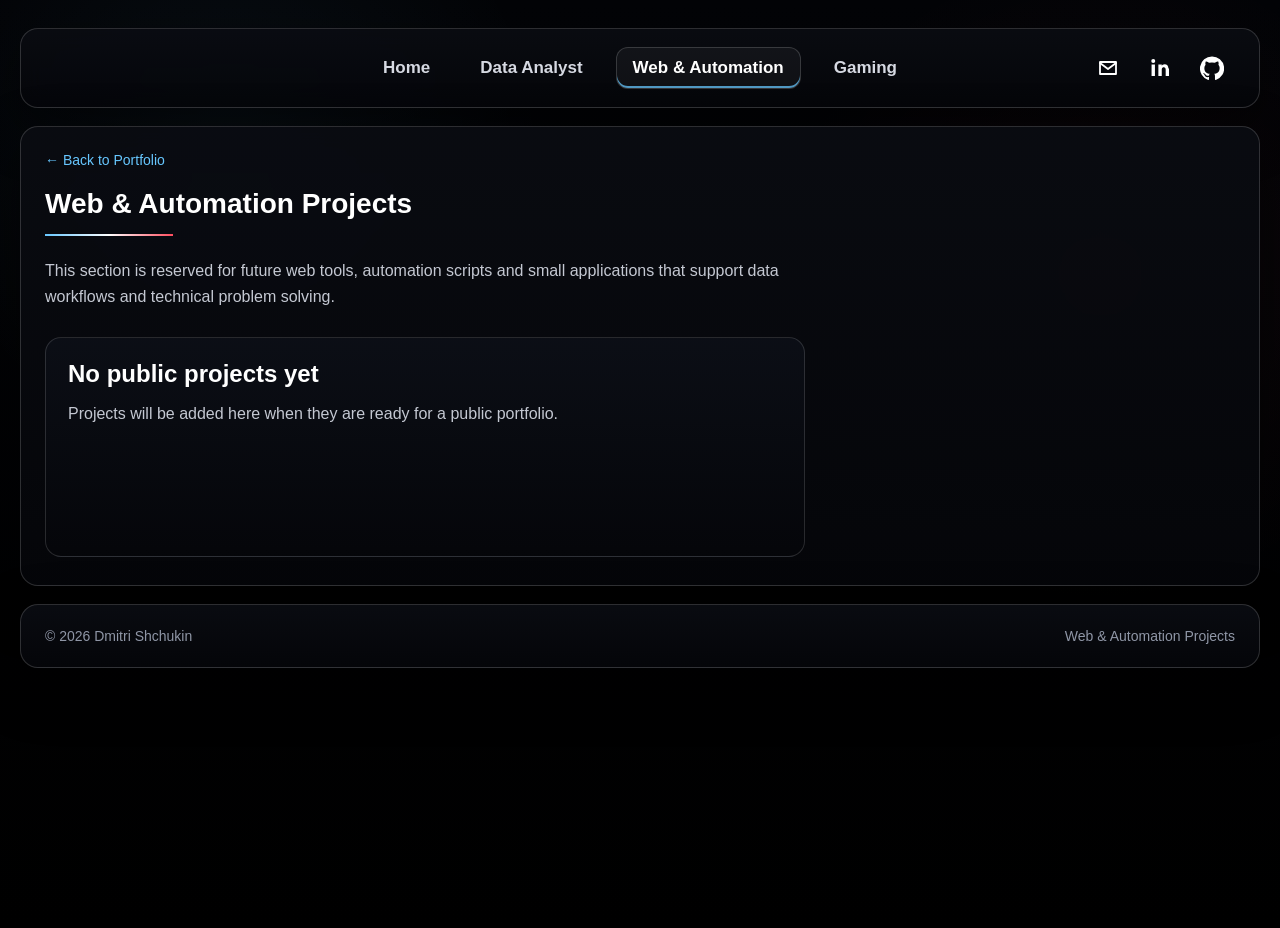
<file: fullstack.html>
<!DOCTYPE html>
<html lang="en">
<head>
  <meta charset="UTF-8" />
  <meta name="viewport" content="width=device-width, initial-scale=1.0" />
  <title>Web & Automation Projects | Dmitri Shchukin</title>
  <link rel="stylesheet" href="css/style.css?v=19" />
</head>
<body>

  <div class="page-shell">

    <header class="topbar panel">
      <nav class="nav" aria-label="Main navigation">
        <a href="index.html">Home</a>
        <a href="data-analyst.html">Data Analyst</a>
        <a class="active" href="fullstack.html">Web & Automation</a>
        <a href="gaming.html">Gaming</a>
      </nav>

      <div class="nav-icons">
        <a href="mailto:dimashukin7@gmail.com" aria-label="Email">
          <svg viewBox="0 0 24 24" width="24" height="24" fill="none" stroke="currentColor" stroke-width="1.8" stroke-linecap="round" stroke-linejoin="round">
            <path d="M4 6h16v12H4z"></path>
            <path d="M4 7l8 6 8-6"></path>
          </svg>
        </a>

        <a href="https://www.linkedin.com/in/dmitrishchukin/" target="_blank" rel="noopener noreferrer" aria-label="LinkedIn">
          <svg viewBox="0 0 24 24" width="24" height="24" fill="currentColor">
            <path d="M6.94 8.5H3.56V20h3.38V8.5zM5.25 3A2 2 0 1 0 5.25 7a2 2 0 0 0 0-4zM20.44 12.58c0-3.01-1.61-4.41-3.76-4.41-1.73 0-2.5.95-2.93 1.62V8.5h-3.38V20h3.38v-6.41c0-.34.02-.67.13-.91.27-.67.88-1.37 1.91-1.37 1.35 0 1.89 1.03 1.89 2.54V20H21v-7.42z"/>
          </svg>
        </a>

        <a href="https://github.com/Dimom73/Portfolio" target="_blank" rel="noopener noreferrer" aria-label="GitHub">
          <svg viewBox="0 0 24 24" width="24" height="24" fill="currentColor">
            <path d="M12 .5A12 12 0 0 0 8.2 23.9c.6.1.8-.3.8-.6v-2.2c-3.34.73-4.04-1.42-4.04-1.42-.55-1.38-1.34-1.74-1.34-1.74-1.1-.75.08-.74.08-.74 1.21.09 1.84 1.23 1.84 1.23 1.08 1.82 2.82 1.3 3.5.99.11-.77.42-1.29.77-1.59-2.67-.3-5.47-1.32-5.47-5.86 0-1.29.47-2.35 1.23-3.18-.12-.3-.53-1.51.12-3.15 0 0 1-.32 3.3 1.21a11.7 11.7 0 0 1 6 0c2.3-1.53 3.3-1.21 3.3-1.21.65 1.64.24 2.85.12 3.15.76.83 1.23 1.89 1.23 3.18 0 4.55-2.8 5.55-5.48 5.85.43.37.81 1.1.81 2.22v3.29c0 .33.21.72.82.6A12 12 0 0 0 12 .5z"/>
          </svg>
        </a>
      </div>
    </header>

    <main>

      <section class="section panel">
        <a class="back-link" href="index.html">← Back to Portfolio</a>

        <h1 class="section-title">Web & Automation Projects</h1>

        <p class="card-text" style="max-width: 780px; font-size: 16px;">
          This section is reserved for future web tools, automation scripts and small
          applications that support data workflows and technical problem solving.
        </p>

        <div class="info-card" style="margin-top: 28px; max-width: 760px; cursor: default;">
          <h3>No public projects yet</h3>
          <p>
            Projects will be added here when they are ready for a public portfolio.
          </p>
        </div>
      </section>

    </main>

    <footer class="footer panel">
      <span>© 2026 Dmitri Shchukin</span>
      <span class="footer-note">Web & Automation Projects</span>
    </footer>

  </div>

</body>
</html>
</file>
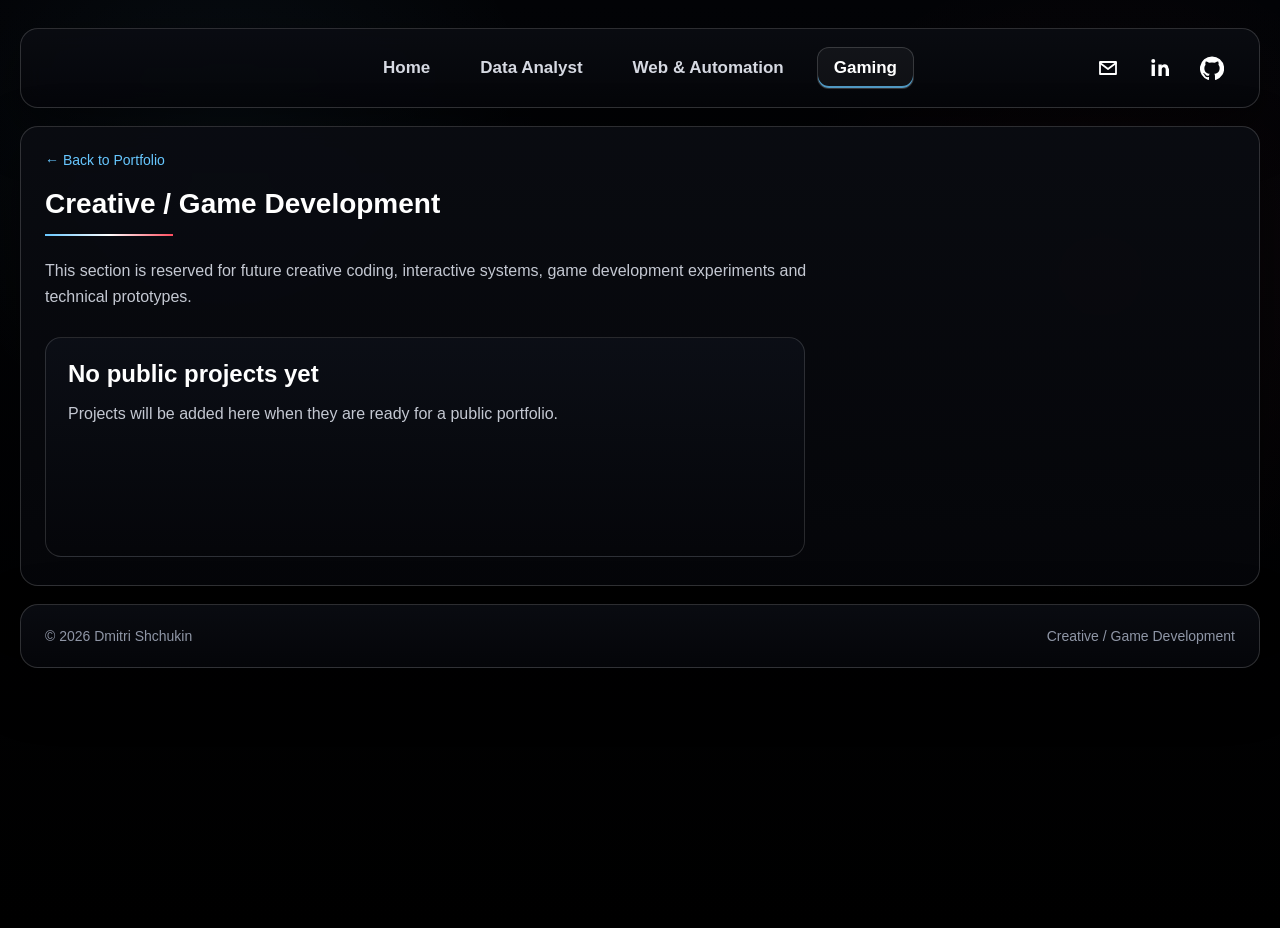
<file: gaming.html>
<!DOCTYPE html>
<html lang="en">
<head>
  <meta charset="UTF-8" />
  <meta name="viewport" content="width=device-width, initial-scale=1.0" />
  <title>Creative / Game Development | Dmitri Shchukin</title>
  <link rel="stylesheet" href="css/style.css?v=19" />
</head>
<body>

  <div class="page-shell">

    <header class="topbar panel">
      <nav class="nav" aria-label="Main navigation">
        <a href="index.html">Home</a>
        <a href="data-analyst.html">Data Analyst</a>
        <a href="fullstack.html">Web & Automation</a>
        <a class="active" href="gaming.html">Gaming</a>
      </nav>

      <div class="nav-icons">
        <a href="mailto:dimashukin7@gmail.com" aria-label="Email">
          <svg viewBox="0 0 24 24" width="24" height="24" fill="none" stroke="currentColor" stroke-width="1.8" stroke-linecap="round" stroke-linejoin="round">
            <path d="M4 6h16v12H4z"></path>
            <path d="M4 7l8 6 8-6"></path>
          </svg>
        </a>

        <a href="https://www.linkedin.com/in/dmitrishchukin/" target="_blank" rel="noopener noreferrer" aria-label="LinkedIn">
          <svg viewBox="0 0 24 24" width="24" height="24" fill="currentColor">
            <path d="M6.94 8.5H3.56V20h3.38V8.5zM5.25 3A2 2 0 1 0 5.25 7a2 2 0 0 0 0-4zM20.44 12.58c0-3.01-1.61-4.41-3.76-4.41-1.73 0-2.5.95-2.93 1.62V8.5h-3.38V20h3.38v-6.41c0-.34.02-.67.13-.91.27-.67.88-1.37 1.91-1.37 1.35 0 1.89 1.03 1.89 2.54V20H21v-7.42z"/>
          </svg>
        </a>

        <a href="https://github.com/Dimom73/Portfolio" target="_blank" rel="noopener noreferrer" aria-label="GitHub">
          <svg viewBox="0 0 24 24" width="24" height="24" fill="currentColor">
            <path d="M12 .5A12 12 0 0 0 8.2 23.9c.6.1.8-.3.8-.6v-2.2c-3.34.73-4.04-1.42-4.04-1.42-.55-1.38-1.34-1.74-1.34-1.74-1.1-.75.08-.74.08-.74 1.21.09 1.84 1.23 1.84 1.23 1.08 1.82 2.82 1.3 3.5.99.11-.77.42-1.29.77-1.59-2.67-.3-5.47-1.32-5.47-5.86 0-1.29.47-2.35 1.23-3.18-.12-.3-.53-1.51.12-3.15 0 0 1-.32 3.3 1.21a11.7 11.7 0 0 1 6 0c2.3-1.53 3.3-1.21 3.3-1.21.65 1.64.24 2.85.12 3.15.76.83 1.23 1.89 1.23 3.18 0 4.55-2.8 5.55-5.48 5.85.43.37.81 1.1.81 2.22v3.29c0 .33.21.72.82.6A12 12 0 0 0 12 .5z"/>
          </svg>
        </a>
      </div>
    </header>

    <main>

      <section class="section panel">
        <a class="back-link" href="index.html">← Back to Portfolio</a>

        <h1 class="section-title">Creative / Game Development</h1>

        <p class="card-text" style="max-width: 780px; font-size: 16px;">
          This section is reserved for future creative coding, interactive systems,
          game development experiments and technical prototypes.
        </p>

        <div class="info-card" style="margin-top: 28px; max-width: 760px; cursor: default;">
          <h3>No public projects yet</h3>
          <p>
            Projects will be added here when they are ready for a public portfolio.
          </p>
        </div>
      </section>

    </main>

    <footer class="footer panel">
      <span>© 2026 Dmitri Shchukin</span>
      <span class="footer-note">Creative / Game Development</span>
    </footer>

  </div>

</body>
</html>
</file>
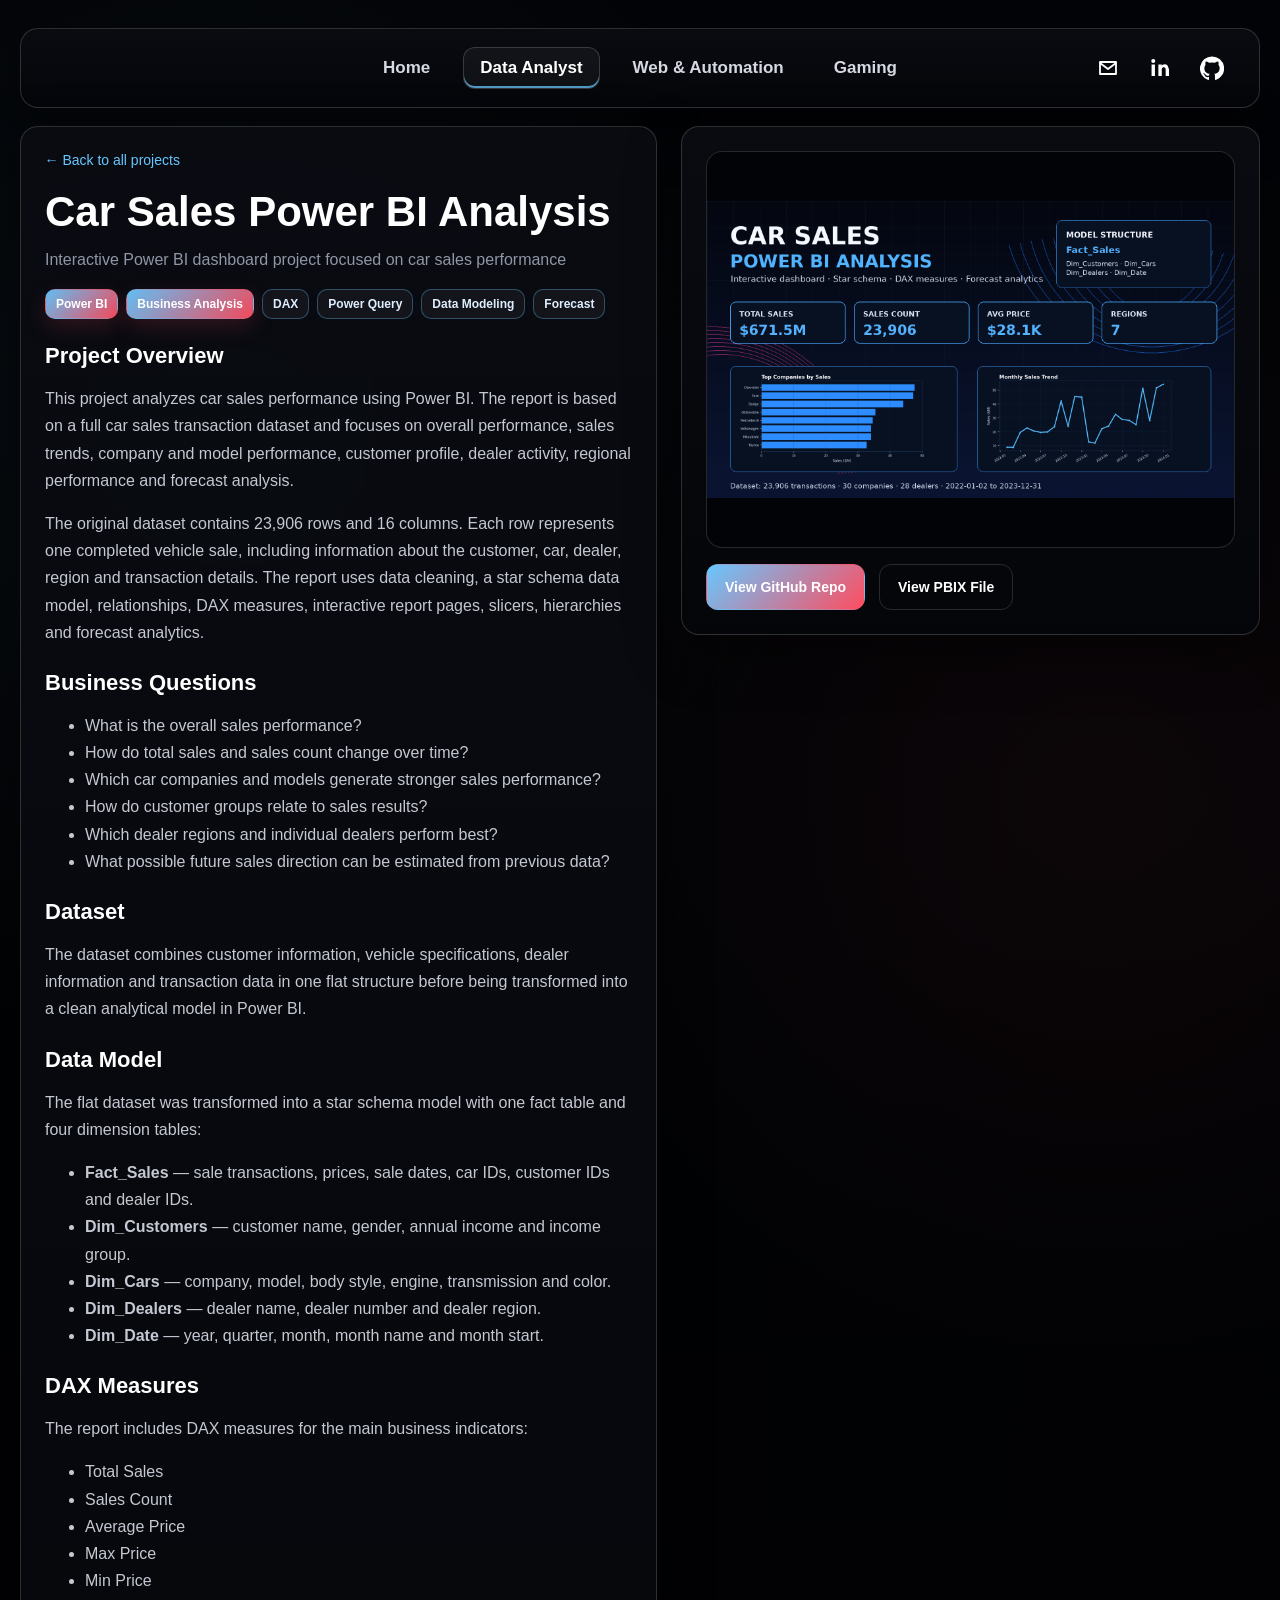
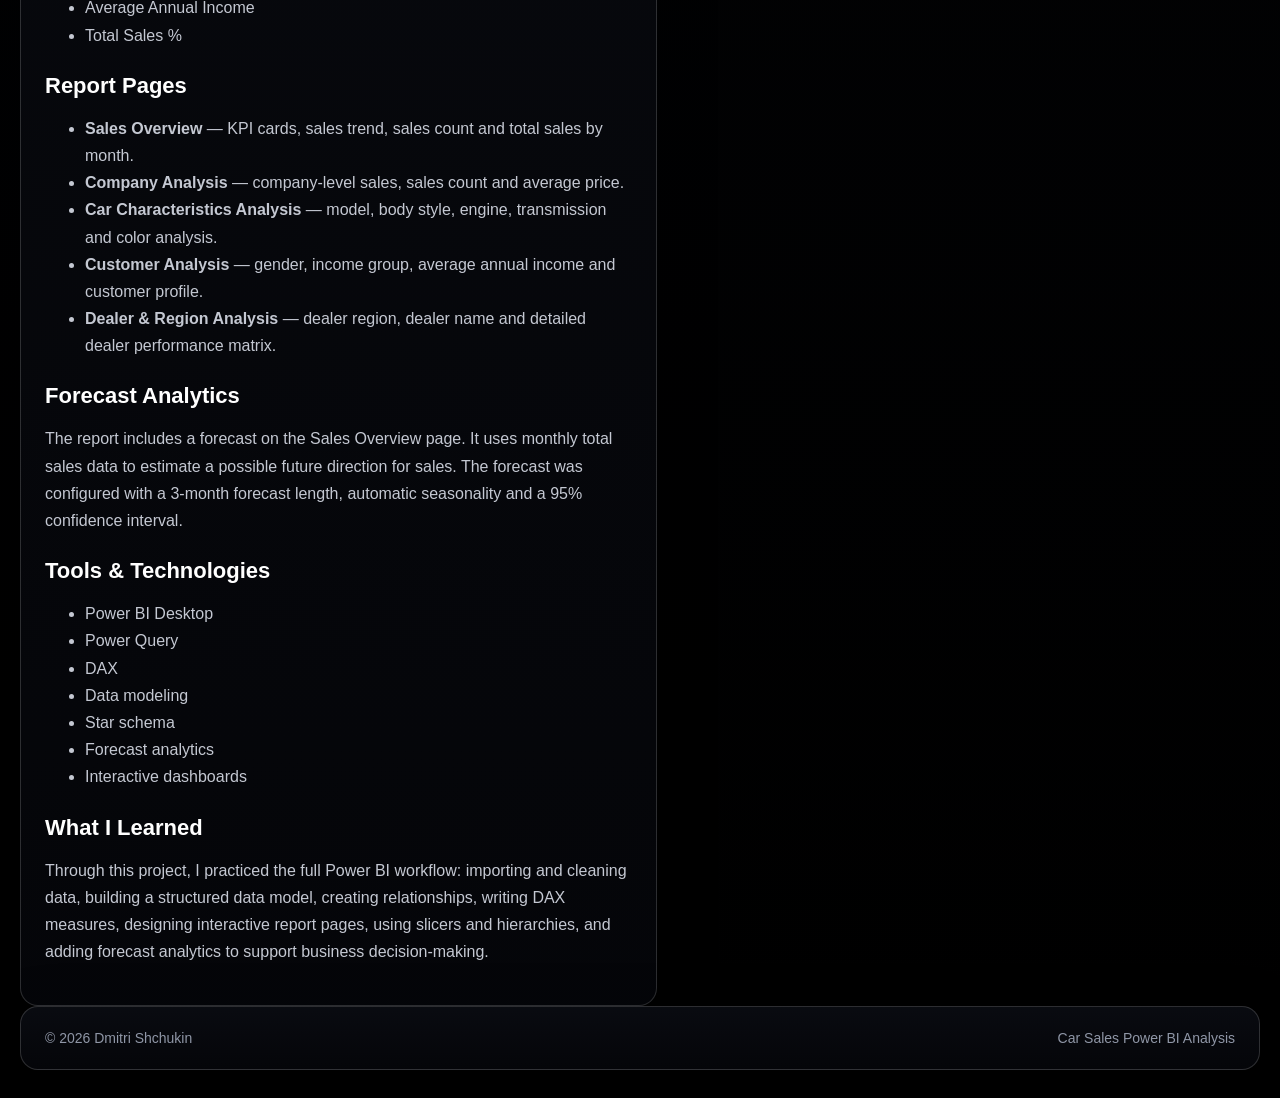
<file: project-car-sales-power-bi-analysis.html>
<!DOCTYPE html>
<html lang="en">
<head>
  <meta charset="UTF-8" />
  <meta name="viewport" content="width=device-width, initial-scale=1.0" />
  <title>Car Sales Power BI Analysis | Dmitri Shchukin</title>
  <link rel="stylesheet" href="css/style.css?v=17" />
</head>
<body>

  <div class="page-shell">

    <header class="topbar panel">
      <nav class="nav" aria-label="Main navigation">
        <a href="index.html">Home</a>
        <a class="active" href="data-analyst.html">Data Analyst</a>
        <a href="fullstack.html">Web & Automation</a>
        <a href="gaming.html">Gaming</a>
      </nav>

      <div class="nav-icons">
        <a href="mailto:dimashukin7@gmail.com" aria-label="Email">
          <svg viewBox="0 0 24 24" width="24" height="24" fill="none" stroke="currentColor" stroke-width="1.8" stroke-linecap="round" stroke-linejoin="round">
            <path d="M4 6h16v12H4z"></path>
            <path d="M4 7l8 6 8-6"></path>
          </svg>
        </a>

        <a href="https://www.linkedin.com/in/dmitrishchukin/" target="_blank" rel="noopener noreferrer" aria-label="LinkedIn">
          <svg viewBox="0 0 24 24" width="24" height="24" fill="currentColor">
            <path d="M6.94 8.5H3.56V20h3.38V8.5zM5.25 3A2 2 0 1 0 5.25 7a2 2 0 0 0 0-4zM20.44 12.58c0-3.01-1.61-4.41-3.76-4.41-1.73 0-2.5.95-2.93 1.62V8.5h-3.38V20h3.38v-6.41c0-.34.02-.67.13-.91.27-.67.88-1.37 1.91-1.37 1.35 0 1.89 1.03 1.89 2.54V20H21v-7.42z"/>
          </svg>
        </a>

        <a href="https://github.com/Dimom73/Portfolio" target="_blank" rel="noopener noreferrer" aria-label="GitHub">
          <svg viewBox="0 0 24 24" width="24" height="24" fill="currentColor">
            <path d="M12 .5A12 12 0 0 0 8.2 23.9c.6.1.8-.3.8-.6v-2.2c-3.34.73-4.04-1.42-4.04-1.42-.55-1.38-1.34-1.74-1.34-1.74-1.1-.75.08-.74.08-.74 1.21.09 1.84 1.23 1.84 1.23 1.08 1.82 2.82 1.3 3.5.99.11-.77.42-1.29.77-1.59-2.67-.3-5.47-1.32-5.47-5.86 0-1.29.47-2.35 1.23-3.18-.12-.3-.53-1.51.12-3.15 0 0 1-.32 3.3 1.21a11.7 11.7 0 0 1 6 0c2.3-1.53 3.3-1.21 3.3-1.21.65 1.64.24 2.85.12 3.15.76.83 1.23 1.89 1.23 3.18 0 4.55-2.8 5.55-5.48 5.85.43.37.81 1.1.81 2.22v3.29c0 .33.21.72.82.6A12 12 0 0 0 12 .5z"/>
          </svg>
        </a>
      </div>
    </header>

    <main>

      <section class="project-layout">

        <div class="project-content panel">
          <a class="back-link" href="data-analyst.html">← Back to all projects</a>

          <h1>Car Sales Power BI Analysis</h1>
          <p class="project-subtitle">Interactive Power BI dashboard project focused on car sales performance</p>

          <div class="tag-row">
            <span class="tag tag-primary">Power BI</span>
            <span class="tag tag-primary">Business Analysis</span>
            <span class="tag tag-secondary">DAX</span>
            <span class="tag tag-secondary">Power Query</span>
            <span class="tag tag-secondary">Data Modeling</span>
            <span class="tag tag-secondary">Forecast</span>
          </div>

          <h3>Project Overview</h3>
          <p>
            This project analyzes car sales performance using Power BI. The report is based
            on a full car sales transaction dataset and focuses on overall performance,
            sales trends, company and model performance, customer profile, dealer activity,
            regional performance and forecast analysis.
          </p>

          <p>
            The original dataset contains 23,906 rows and 16 columns. Each row represents
            one completed vehicle sale, including information about the customer, car,
            dealer, region and transaction details. The report uses data cleaning, a star
            schema data model, relationships, DAX measures, interactive report pages,
            slicers, hierarchies and forecast analytics.
          </p>

          <h3>Business Questions</h3>
          <ul>
            <li>What is the overall sales performance?</li>
            <li>How do total sales and sales count change over time?</li>
            <li>Which car companies and models generate stronger sales performance?</li>
            <li>How do customer groups relate to sales results?</li>
            <li>Which dealer regions and individual dealers perform best?</li>
            <li>What possible future sales direction can be estimated from previous data?</li>
          </ul>

          <h3>Dataset</h3>
          <p>
            The dataset combines customer information, vehicle specifications, dealer
            information and transaction data in one flat structure before being transformed
            into a clean analytical model in Power BI.
          </p>

          <h3>Data Model</h3>
          <p>
            The flat dataset was transformed into a star schema model with one fact table
            and four dimension tables:
          </p>

          <ul>
            <li><strong>Fact_Sales</strong> — sale transactions, prices, sale dates, car IDs, customer IDs and dealer IDs.</li>
            <li><strong>Dim_Customers</strong> — customer name, gender, annual income and income group.</li>
            <li><strong>Dim_Cars</strong> — company, model, body style, engine, transmission and color.</li>
            <li><strong>Dim_Dealers</strong> — dealer name, dealer number and dealer region.</li>
            <li><strong>Dim_Date</strong> — year, quarter, month, month name and month start.</li>
          </ul>

          <h3>DAX Measures</h3>
          <p>
            The report includes DAX measures for the main business indicators:
          </p>

          <ul>
            <li>Total Sales</li>
            <li>Sales Count</li>
            <li>Average Price</li>
            <li>Max Price</li>
            <li>Min Price</li>
            <li>Average Annual Income</li>
            <li>Total Sales %</li>
          </ul>

          <h3>Report Pages</h3>
          <ul>
            <li><strong>Sales Overview</strong> — KPI cards, sales trend, sales count and total sales by month.</li>
            <li><strong>Company Analysis</strong> — company-level sales, sales count and average price.</li>
            <li><strong>Car Characteristics Analysis</strong> — model, body style, engine, transmission and color analysis.</li>
            <li><strong>Customer Analysis</strong> — gender, income group, average annual income and customer profile.</li>
            <li><strong>Dealer & Region Analysis</strong> — dealer region, dealer name and detailed dealer performance matrix.</li>
          </ul>

          <h3>Forecast Analytics</h3>
          <p>
            The report includes a forecast on the Sales Overview page. It uses monthly
            total sales data to estimate a possible future direction for sales. The forecast
            was configured with a 3-month forecast length, automatic seasonality and a
            95% confidence interval.
          </p>

          <h3>Tools & Technologies</h3>
          <ul>
            <li>Power BI Desktop</li>
            <li>Power Query</li>
            <li>DAX</li>
            <li>Data modeling</li>
            <li>Star schema</li>
            <li>Forecast analytics</li>
            <li>Interactive dashboards</li>
          </ul>

          <h3>What I Learned</h3>
          <p>
            Through this project, I practiced the full Power BI workflow: importing and
            cleaning data, building a structured data model, creating relationships,
            writing DAX measures, designing interactive report pages, using slicers and
            hierarchies, and adding forecast analytics to support business decision-making.
          </p>
        </div>

        <aside class="project-preview panel">
          <div class="project-preview-box" style="background: #020306; overflow: hidden; display: flex; align-items: center; justify-content: center;">
            <img
              src="images/car-sales-power-bi-analysis-cover.png"
              alt="Car sales Power BI dashboard cover"
              style="width: 100%; height: 100%; object-fit: contain;"
            />
          </div>

          <div class="project-actions">
            <a class="btn btn-primary" href="https://github.com/Dimom73/Car-Sales-Power-BI-Analysis" target="_blank" rel="noopener noreferrer">View GitHub Repo</a>
            <a class="btn btn-secondary" href="https://github.com/Dimom73/Car-Sales-Power-BI-Analysis/blob/main/powerbi/car_sales_power_bi_report.pbix" target="_blank" rel="noopener noreferrer">View PBIX File</a>
          </div>
        </aside>

      </section>

    </main>

    <footer class="footer panel">
      <span>© 2026 Dmitri Shchukin</span>
      <span class="footer-note">Car Sales Power BI Analysis</span>
    </footer>

  </div>

</body>
</html>
</file>
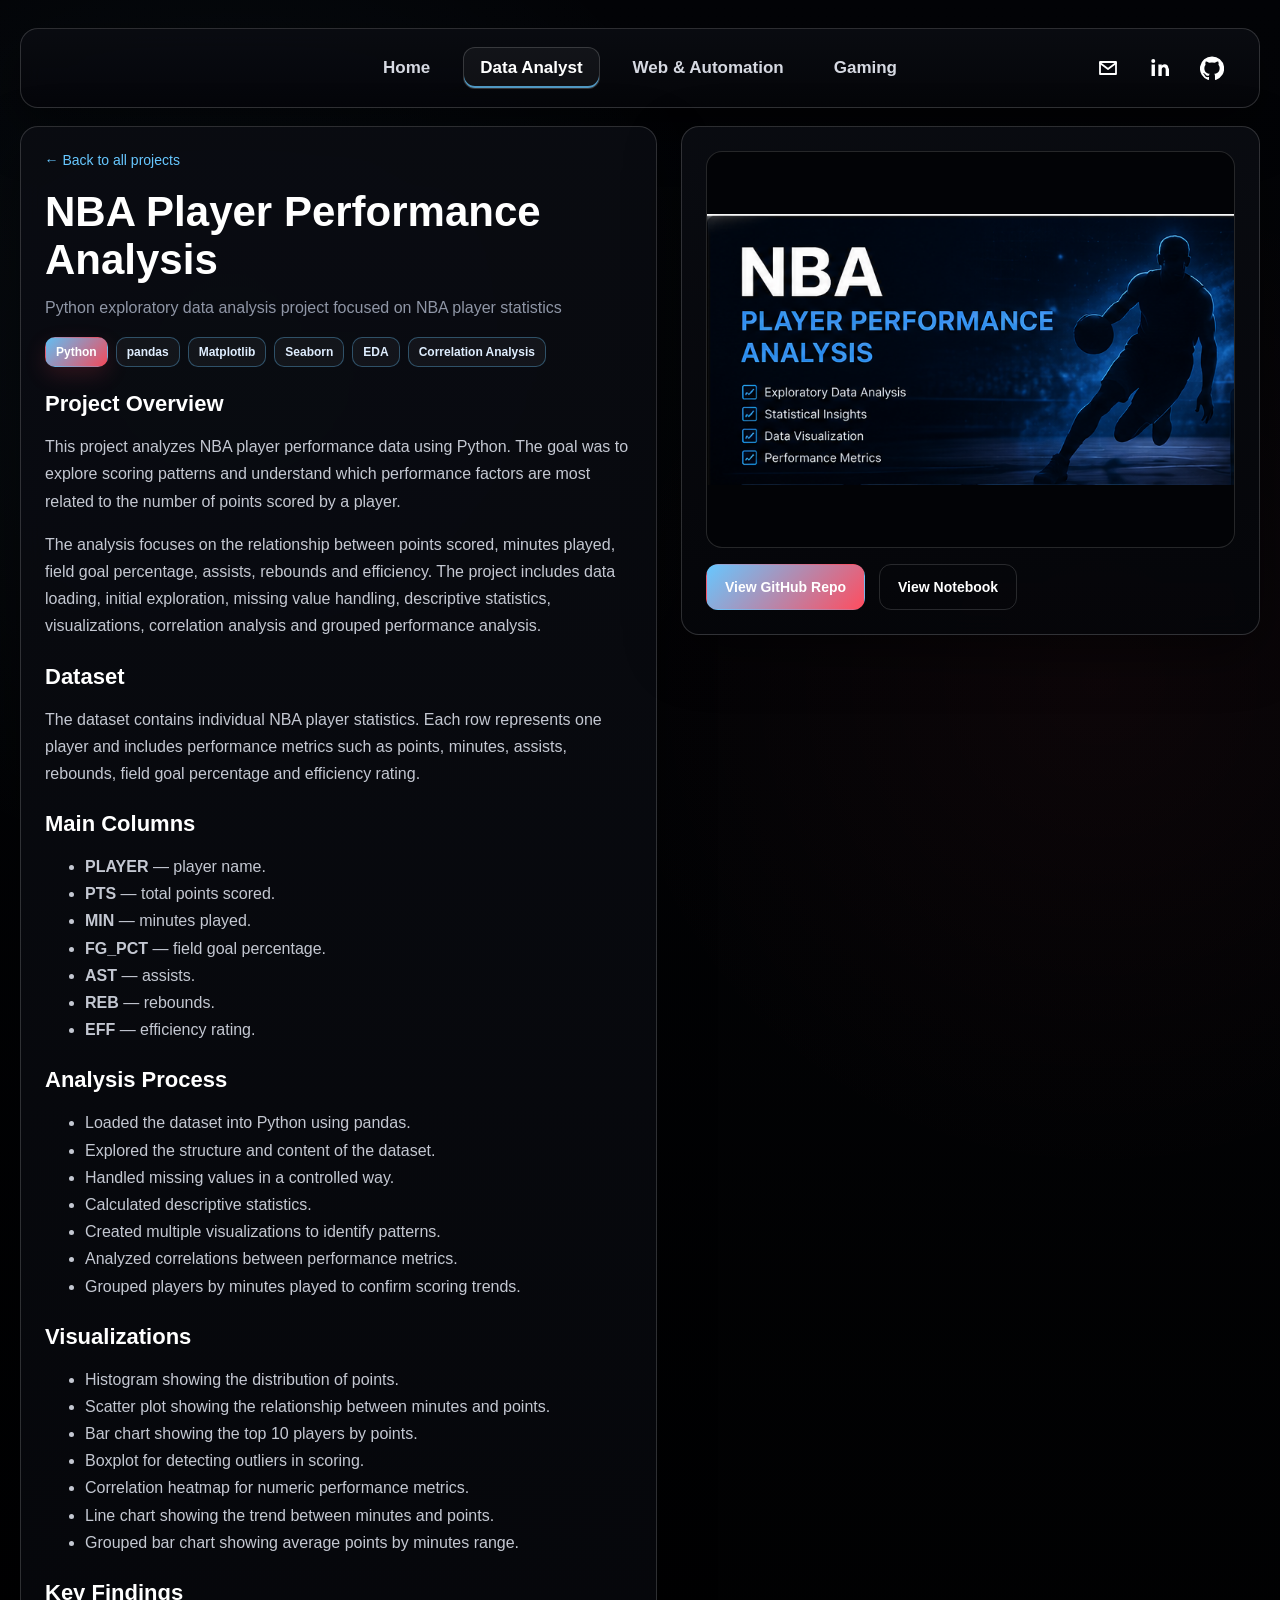
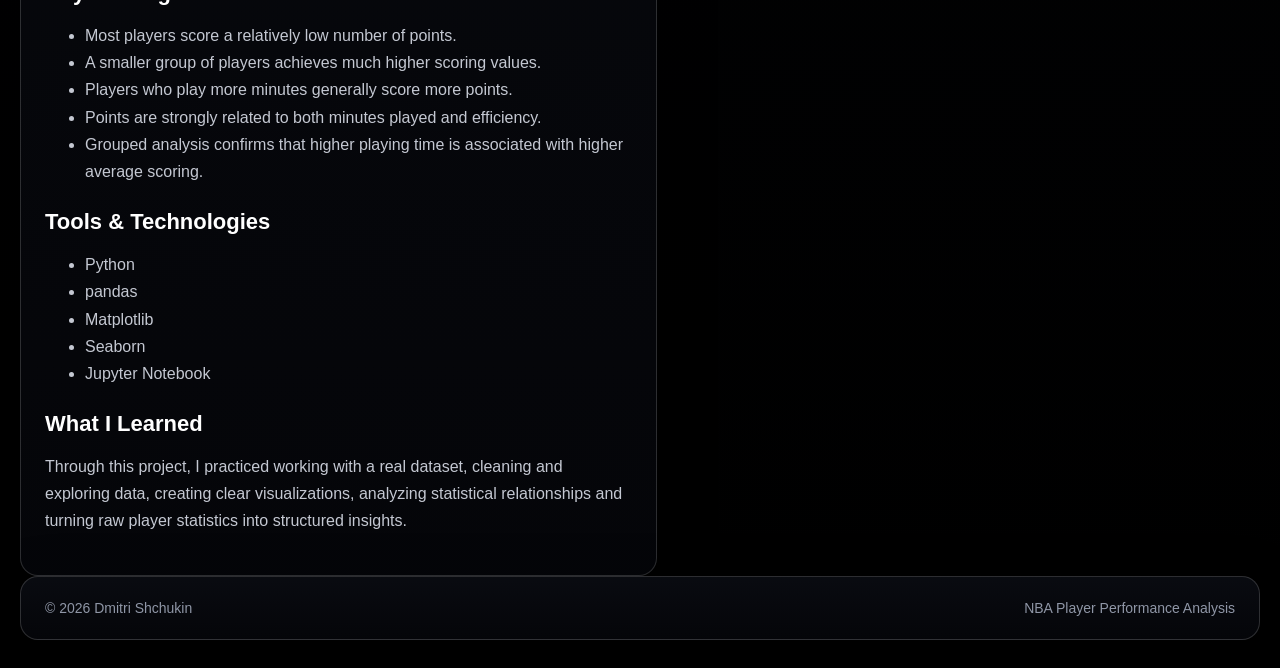
<file: project-nba-player-performance-analysis.html>
<!DOCTYPE html>
<html lang="en">
<head>
  <meta charset="UTF-8" />
  <meta name="viewport" content="width=device-width, initial-scale=1.0" />
  <title>NBA Player Performance Analysis | Dmitri Shchukin</title>
  <link rel="stylesheet" href="css/style.css?v=16" />
</head>
<body>

  <div class="page-shell">

    <header class="topbar panel">
      <nav class="nav" aria-label="Main navigation">
        <a href="index.html">Home</a>
        <a class="active" href="data-analyst.html">Data Analyst</a>
        <a href="fullstack.html">Web & Automation</a>
        <a href="gaming.html">Gaming</a>
      </nav>

      <div class="nav-icons">
        <a href="mailto:dimashukin7@gmail.com" aria-label="Email">
          <svg viewBox="0 0 24 24" width="24" height="24" fill="none" stroke="currentColor" stroke-width="1.8" stroke-linecap="round" stroke-linejoin="round">
            <path d="M4 6h16v12H4z"></path>
            <path d="M4 7l8 6 8-6"></path>
          </svg>
        </a>

        <a href="https://www.linkedin.com/in/dmitrishchukin/" target="_blank" rel="noopener noreferrer" aria-label="LinkedIn">
          <svg viewBox="0 0 24 24" width="24" height="24" fill="currentColor">
            <path d="M6.94 8.5H3.56V20h3.38V8.5zM5.25 3A2 2 0 1 0 5.25 7a2 2 0 0 0 0-4zM20.44 12.58c0-3.01-1.61-4.41-3.76-4.41-1.73 0-2.5.95-2.93 1.62V8.5h-3.38V20h3.38v-6.41c0-.34.02-.67.13-.91.27-.67.88-1.37 1.91-1.37 1.35 0 1.89 1.03 1.89 2.54V20H21v-7.42z"/>
          </svg>
        </a>

        <a href="https://github.com/Dimom73/Portfolio" target="_blank" rel="noopener noreferrer" aria-label="GitHub">
          <svg viewBox="0 0 24 24" width="24" height="24" fill="currentColor">
            <path d="M12 .5A12 12 0 0 0 8.2 23.9c.6.1.8-.3.8-.6v-2.2c-3.34.73-4.04-1.42-4.04-1.42-.55-1.38-1.34-1.74-1.34-1.74-1.1-.75.08-.74.08-.74 1.21.09 1.84 1.23 1.84 1.23 1.08 1.82 2.82 1.3 3.5.99.11-.77.42-1.29.77-1.59-2.67-.3-5.47-1.32-5.47-5.86 0-1.29.47-2.35 1.23-3.18-.12-.3-.53-1.51.12-3.15 0 0 1-.32 3.3 1.21a11.7 11.7 0 0 1 6 0c2.3-1.53 3.3-1.21 3.3-1.21.65 1.64.24 2.85.12 3.15.76.83 1.23 1.89 1.23 3.18 0 4.55-2.8 5.55-5.48 5.85.43.37.81 1.1.81 2.22v3.29c0 .33.21.72.82.6A12 12 0 0 0 12 .5z"/>
          </svg>
        </a>
      </div>
    </header>

    <main>

      <section class="project-layout">

        <div class="project-content panel">
          <a class="back-link" href="data-analyst.html">← Back to all projects</a>

          <h1>NBA Player Performance Analysis</h1>
          <p class="project-subtitle">Python exploratory data analysis project focused on NBA player statistics</p>

          <div class="tag-row">
            <span class="tag tag-primary">Python</span>
            <span class="tag tag-secondary">pandas</span>
            <span class="tag tag-secondary">Matplotlib</span>
            <span class="tag tag-secondary">Seaborn</span>
            <span class="tag tag-secondary">EDA</span>
            <span class="tag tag-secondary">Correlation Analysis</span>
          </div>

          <h3>Project Overview</h3>
          <p>
            This project analyzes NBA player performance data using Python. The goal was
            to explore scoring patterns and understand which performance factors are most
            related to the number of points scored by a player.
          </p>

          <p>
            The analysis focuses on the relationship between points scored, minutes played,
            field goal percentage, assists, rebounds and efficiency. The project includes
            data loading, initial exploration, missing value handling, descriptive statistics,
            visualizations, correlation analysis and grouped performance analysis.
          </p>

          <h3>Dataset</h3>
          <p>
            The dataset contains individual NBA player statistics. Each row represents one
            player and includes performance metrics such as points, minutes, assists,
            rebounds, field goal percentage and efficiency rating.
          </p>

          <h3>Main Columns</h3>
          <ul>
            <li><strong>PLAYER</strong> — player name.</li>
            <li><strong>PTS</strong> — total points scored.</li>
            <li><strong>MIN</strong> — minutes played.</li>
            <li><strong>FG_PCT</strong> — field goal percentage.</li>
            <li><strong>AST</strong> — assists.</li>
            <li><strong>REB</strong> — rebounds.</li>
            <li><strong>EFF</strong> — efficiency rating.</li>
          </ul>

          <h3>Analysis Process</h3>
          <ul>
            <li>Loaded the dataset into Python using pandas.</li>
            <li>Explored the structure and content of the dataset.</li>
            <li>Handled missing values in a controlled way.</li>
            <li>Calculated descriptive statistics.</li>
            <li>Created multiple visualizations to identify patterns.</li>
            <li>Analyzed correlations between performance metrics.</li>
            <li>Grouped players by minutes played to confirm scoring trends.</li>
          </ul>

          <h3>Visualizations</h3>
          <ul>
            <li>Histogram showing the distribution of points.</li>
            <li>Scatter plot showing the relationship between minutes and points.</li>
            <li>Bar chart showing the top 10 players by points.</li>
            <li>Boxplot for detecting outliers in scoring.</li>
            <li>Correlation heatmap for numeric performance metrics.</li>
            <li>Line chart showing the trend between minutes and points.</li>
            <li>Grouped bar chart showing average points by minutes range.</li>
          </ul>

          <h3>Key Findings</h3>
          <ul>
            <li>Most players score a relatively low number of points.</li>
            <li>A smaller group of players achieves much higher scoring values.</li>
            <li>Players who play more minutes generally score more points.</li>
            <li>Points are strongly related to both minutes played and efficiency.</li>
            <li>Grouped analysis confirms that higher playing time is associated with higher average scoring.</li>
          </ul>

          <h3>Tools & Technologies</h3>
          <ul>
            <li>Python</li>
            <li>pandas</li>
            <li>Matplotlib</li>
            <li>Seaborn</li>
            <li>Jupyter Notebook</li>
          </ul>

          <h3>What I Learned</h3>
          <p>
            Through this project, I practiced working with a real dataset, cleaning and
            exploring data, creating clear visualizations, analyzing statistical relationships
            and turning raw player statistics into structured insights.
          </p>
        </div>

        <aside class="project-preview panel">
          <div class="project-preview-box" style="background: #020306; overflow: hidden; display: flex; align-items: center; justify-content: center;">
            <img
              src="images/nba-player-performance-analysis.png"
              alt="NBA player performance analysis dashboard illustration"
              style="width: 100%; height: 100%; object-fit: contain;"
            />
          </div>

          <div class="project-actions">
            <a class="btn btn-primary" href="https://github.com/Dimom73/NBA-Player-Performance-Analysis" target="_blank" rel="noopener noreferrer">View GitHub Repo</a>
            <a class="btn btn-secondary" href="https://github.com/Dimom73/NBA-Player-Performance-Analysis/blob/main/notebooks/nba_player_performance_analysis.ipynb" target="_blank" rel="noopener noreferrer">View Notebook</a>
          </div>
        </aside>

      </section>

    </main>

    <footer class="footer panel">
      <span>© 2026 Dmitri Shchukin</span>
      <span class="footer-note">NBA Player Performance Analysis</span>
    </footer>

  </div>

</body>
</html>
</file>
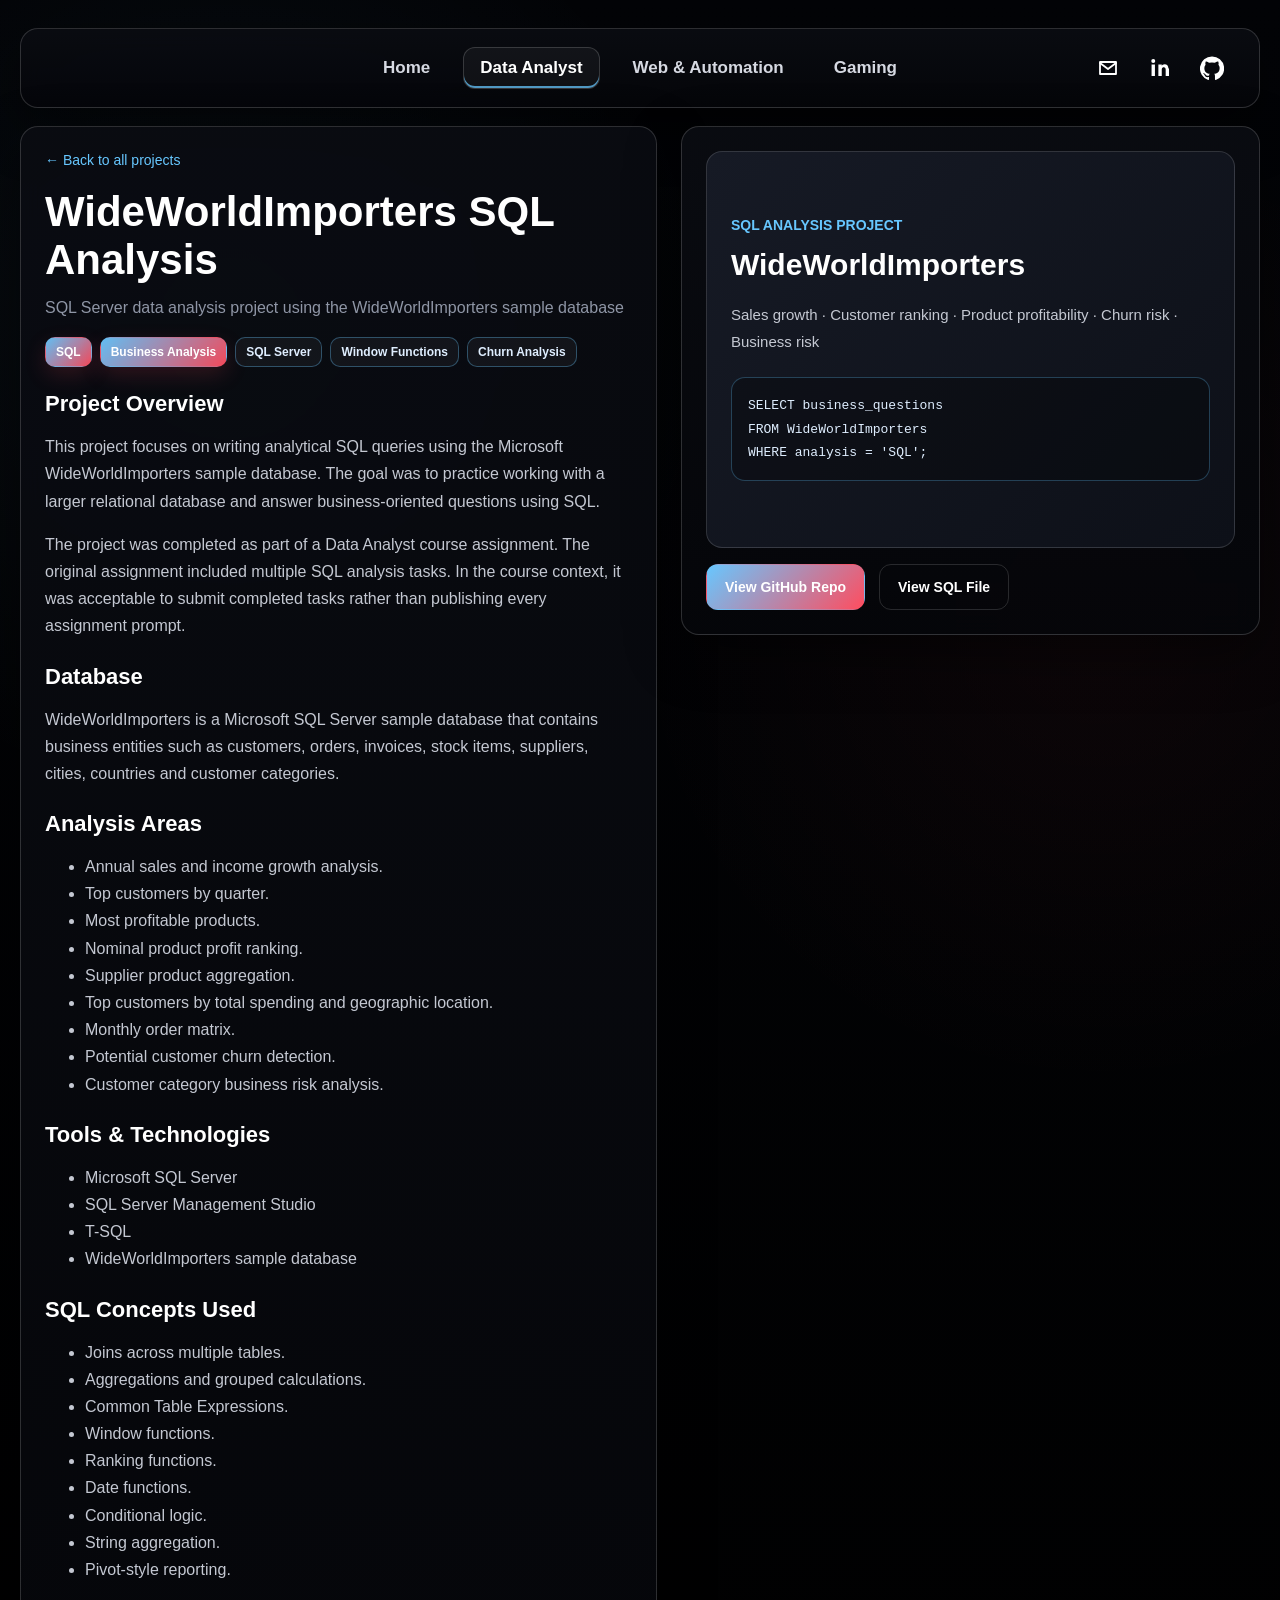
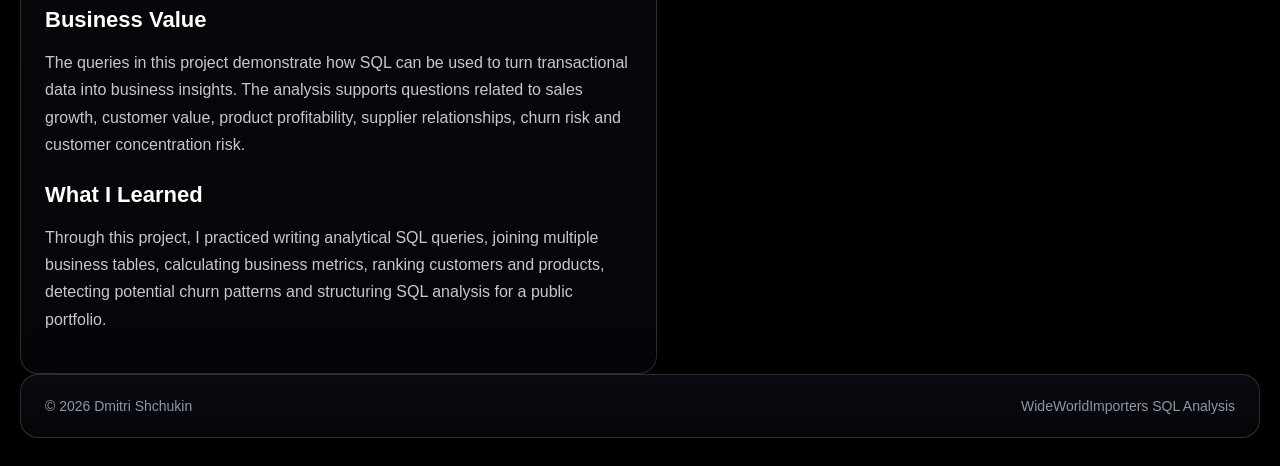
<file: project-wideworldimporters-sql-analysis.html>
<!DOCTYPE html>
<html lang="en">
<head>
  <meta charset="UTF-8" />
  <meta name="viewport" content="width=device-width, initial-scale=1.0" />
  <title>WideWorldImporters SQL Analysis | Dmitri Shchukin</title>
  <link rel="stylesheet" href="css/style.css?v=13" />
</head>
<body>

  <div class="page-shell">

    <header class="topbar panel">
      <nav class="nav" aria-label="Main navigation">
        <a href="index.html">Home</a>
        <a class="active" href="data-analyst.html">Data Analyst</a>
        <a href="fullstack.html">Web & Automation</a>
        <a href="gaming.html">Gaming</a>
      </nav>

      <div class="nav-icons">
        <a href="mailto:dimashukin7@gmail.com" aria-label="Email">
          <svg viewBox="0 0 24 24" width="24" height="24" fill="none" stroke="currentColor" stroke-width="1.8" stroke-linecap="round" stroke-linejoin="round">
            <path d="M4 6h16v12H4z"></path>
            <path d="M4 7l8 6 8-6"></path>
          </svg>
        </a>

        <a href="https://www.linkedin.com/in/dmitrishchukin/" target="_blank" rel="noopener noreferrer" aria-label="LinkedIn">
          <svg viewBox="0 0 24 24" width="24" height="24" fill="currentColor">
            <path d="M6.94 8.5H3.56V20h3.38V8.5zM5.25 3A2 2 0 1 0 5.25 7a2 2 0 0 0 0-4zM20.44 12.58c0-3.01-1.61-4.41-3.76-4.41-1.73 0-2.5.95-2.93 1.62V8.5h-3.38V20h3.38v-6.41c0-.34.02-.67.13-.91.27-.67.88-1.37 1.91-1.37 1.35 0 1.89 1.03 1.89 2.54V20H21v-7.42z"/>
          </svg>
        </a>

        <a href="https://github.com/Dimom73/Portfolio" target="_blank" rel="noopener noreferrer" aria-label="GitHub">
          <svg viewBox="0 0 24 24" width="24" height="24" fill="currentColor">
            <path d="M12 .5A12 12 0 0 0 8.2 23.9c.6.1.8-.3.8-.6v-2.2c-3.34.73-4.04-1.42-4.04-1.42-.55-1.38-1.34-1.74-1.34-1.74-1.1-.75.08-.74.08-.74 1.21.09 1.84 1.23 1.84 1.23 1.08 1.82 2.82 1.3 3.5.99.11-.77.42-1.29.77-1.59-2.67-.3-5.47-1.32-5.47-5.86 0-1.29.47-2.35 1.23-3.18-.12-.3-.53-1.51.12-3.15 0 0 1-.32 3.3 1.21a11.7 11.7 0 0 1 6 0c2.3-1.53 3.3-1.21 3.3-1.21.65 1.64.24 2.85.12 3.15.76.83 1.23 1.89 1.23 3.18 0 4.55-2.8 5.55-5.48 5.85.43.37.81 1.1.81 2.22v3.29c0 .33.21.72.82.6A12 12 0 0 0 12 .5z"/>
          </svg>
        </a>
      </div>
    </header>

    <main>

      <section class="project-layout">

        <div class="project-content panel">
          <a class="back-link" href="data-analyst.html">← Back to all projects</a>

          <h1>WideWorldImporters SQL Analysis</h1>
          <p class="project-subtitle">SQL Server data analysis project using the WideWorldImporters sample database</p>

          <div class="tag-row">
            <span class="tag tag-primary">SQL</span>
            <span class="tag tag-primary">Business Analysis</span>
            <span class="tag tag-secondary">SQL Server</span>
            <span class="tag tag-secondary">Window Functions</span>
            <span class="tag tag-secondary">Churn Analysis</span>
          </div>

          <h3>Project Overview</h3>
          <p>
            This project focuses on writing analytical SQL queries using the Microsoft
            WideWorldImporters sample database. The goal was to practice working with
            a larger relational database and answer business-oriented questions using SQL.
          </p>

          <p>
            The project was completed as part of a Data Analyst course assignment.
            The original assignment included multiple SQL analysis tasks. In the course context,
            it was acceptable to submit completed tasks rather than publishing every assignment prompt.
          </p>

          <h3>Database</h3>
          <p>
            WideWorldImporters is a Microsoft SQL Server sample database that contains
            business entities such as customers, orders, invoices, stock items, suppliers,
            cities, countries and customer categories.
          </p>

          <h3>Analysis Areas</h3>
          <ul>
            <li>Annual sales and income growth analysis.</li>
            <li>Top customers by quarter.</li>
            <li>Most profitable products.</li>
            <li>Nominal product profit ranking.</li>
            <li>Supplier product aggregation.</li>
            <li>Top customers by total spending and geographic location.</li>
            <li>Monthly order matrix.</li>
            <li>Potential customer churn detection.</li>
            <li>Customer category business risk analysis.</li>
          </ul>

          <h3>Tools & Technologies</h3>
          <ul>
            <li>Microsoft SQL Server</li>
            <li>SQL Server Management Studio</li>
            <li>T-SQL</li>
            <li>WideWorldImporters sample database</li>
          </ul>

          <h3>SQL Concepts Used</h3>
          <ul>
            <li>Joins across multiple tables.</li>
            <li>Aggregations and grouped calculations.</li>
            <li>Common Table Expressions.</li>
            <li>Window functions.</li>
            <li>Ranking functions.</li>
            <li>Date functions.</li>
            <li>Conditional logic.</li>
            <li>String aggregation.</li>
            <li>Pivot-style reporting.</li>
          </ul>

          <h3>Business Value</h3>
          <p>
            The queries in this project demonstrate how SQL can be used to turn transactional
            data into business insights. The analysis supports questions related to sales growth,
            customer value, product profitability, supplier relationships, churn risk and customer
            concentration risk.
          </p>

          <h3>What I Learned</h3>
          <p>
            Through this project, I practiced writing analytical SQL queries, joining multiple
            business tables, calculating business metrics, ranking customers and products,
            detecting potential churn patterns and structuring SQL analysis for a public portfolio.
          </p>
        </div>

        <aside class="project-preview panel">
          <div class="project-preview-box" style="padding: 24px; display: flex; align-items: center;">
            <div style="width: 100%;">
              <div style="color: #67c7ff; font-size: 14px; font-weight: 700; margin-bottom: 14px;">
                SQL ANALYSIS PROJECT
              </div>

              <div style="font-size: 30px; font-weight: 700; line-height: 1.2; margin-bottom: 18px;">
                WideWorldImporters
              </div>

              <div style="color: #c4c8d2; font-size: 15px; line-height: 1.8; margin-bottom: 22px;">
                Sales growth · Customer ranking · Product profitability · Churn risk · Business risk
              </div>

              <div style="
                border: 1px solid rgba(103, 199, 255, 0.28);
                border-radius: 14px;
                padding: 16px;
                background: rgba(0, 0, 0, 0.28);
                color: #dfeeff;
                font-size: 13px;
                line-height: 1.8;
                font-family: Consolas, Monaco, monospace;
              ">
                SELECT business_questions<br />
                FROM WideWorldImporters<br />
                WHERE analysis = 'SQL';
              </div>
            </div>
          </div>

          <div class="project-actions">
            <a class="btn btn-primary" href="https://github.com/Dimom73/WideWorldImporters-SQL-Analysis" target="_blank" rel="noopener noreferrer">View GitHub Repo</a>
            <a class="btn btn-secondary" href="https://github.com/Dimom73/WideWorldImporters-SQL-Analysis/blob/main/sql/wide_world_importers_analysis.sql" target="_blank" rel="noopener noreferrer">View SQL File</a>
          </div>
        </aside>

      </section>

    </main>

    <footer class="footer panel">
      <span>© 2026 Dmitri Shchukin</span>
      <span class="footer-note">WideWorldImporters SQL Analysis</span>
    </footer>

  </div>

</body>
</html>
</file>
<file: css/style.css>
* {
  box-sizing: border-box;
}

:root {
  --bg: #020306;
  --panel: rgba(7, 9, 15, 0.86);
  --panel-strong: rgba(6, 8, 13, 0.92);
  --border: rgba(255, 255, 255, 0.14);
  --border-strong: rgba(255, 255, 255, 0.34);
  --text: #ffffff;
  --muted: #c4c8d2;
  --muted-soft: #8f96a6;
  --accent-blue: #67c7ff;
  --accent-red: #ff4d5f;
  --shadow: 0 18px 55px rgba(0, 0, 0, 0.46);
  --radius: 18px;
  --max-width: 1480px;
}

html {
  scroll-behavior: smooth;
}

body {
  margin: 0;
  min-height: 100vh;
  font-family: Arial, sans-serif;
  color: var(--text);
  background:
    radial-gradient(circle at 18% 16%, rgba(103, 199, 255, 0.055), transparent 24%),
    radial-gradient(circle at 86% 30%, rgba(255, 77, 95, 0.045), transparent 26%),
    linear-gradient(180deg, #030407 0%, #000000 100%);
  overflow-x: hidden;
}

a {
  color: inherit;
  text-decoration: none;
}

img {
  max-width: 100%;
  display: block;
}

.page-shell {
  position: relative;
  z-index: 1;
  width: min(var(--max-width), calc(100% - 40px));
  margin: 28px auto;
}

.panel {
  background:
    linear-gradient(180deg, rgba(10, 12, 18, 0.92), rgba(5, 6, 10, 0.90));
  border: 1px solid rgba(255, 255, 255, 0.16);
  border-radius: var(--radius);
  box-shadow: var(--shadow);
  backdrop-filter: blur(12px);
}

/* Header */

.topbar {
  position: relative;
  display: flex;
  justify-content: center;
  align-items: center;
  min-height: 78px;
  padding: 18px 32px;
  margin-bottom: 18px;
}

.nav {
  display: flex;
  align-items: center;
  justify-content: center;
  gap: 16px;
  flex-wrap: wrap;
}

.nav a {
  min-height: 42px;
  padding: 0 16px;
  display: inline-flex;
  align-items: center;
  border-radius: 12px;
  font-size: 17px;
  font-weight: 600;
  color: #d6d9e2;
  border: 1px solid transparent;
  transition: all 0.2s ease;
}

.nav a:hover,
.nav a.active {
  color: #ffffff;
  border-color: rgba(255, 255, 255, 0.16);
  background: rgba(255, 255, 255, 0.045);
}

.nav a.active {
  box-shadow: inset 0 -2px 0 rgba(103, 199, 255, 0.75);
}

.nav-icons {
  display: flex;
  gap: 14px;
  align-items: center;
}

.topbar .nav-icons {
  position: absolute;
  right: 28px;
}

.nav-icons a {
  width: 38px;
  height: 38px;
  display: inline-flex;
  justify-content: center;
  align-items: center;
  border-radius: 11px;
  border: 1px solid transparent;
  color: var(--text);
  transition: all 0.2s ease;
}

.nav-icons a:hover {
  border-color: rgba(103, 199, 255, 0.45);
  background: rgba(255, 255, 255, 0.055);
}

/* Hero */

.hero {
  min-height: 380px;
  padding: 56px 36px;
  margin-bottom: 18px;
  position: relative;
  overflow: hidden;
  display: flex;
  align-items: center;
  background:
    linear-gradient(
      90deg,
      rgba(0, 0, 0, 1) 0%,
      rgba(0, 0, 0, 0.99) 40%,
      rgba(0, 0, 0, 0.94) 53%,
      rgba(0, 0, 0, 0.72) 68%,
      rgba(0, 0, 0, 0.40) 100%
    ),
    #020306;
}

.hero::before {
  content: "";
  position: absolute;
  top: 0;
  right: 0;
  width: 52%;
  height: 100%;
  pointer-events: none;
  background:
    linear-gradient(
      90deg,
      rgba(0, 0, 0, 0.92) 0%,
      rgba(0, 0, 0, 0.56) 18%,
      rgba(0, 0, 0, 0.14) 42%,
      rgba(0, 0, 0, 0.00) 100%
    ),
    url("../images/bg-tech.png") center center / cover no-repeat;
  opacity: 0.72;
  animation: heroBackgroundFloat 14s ease-in-out infinite;
}

.hero::after {
  content: "";
  position: absolute;
  inset: 0;
  pointer-events: none;
  background:
    radial-gradient(circle at 78% 30%, rgba(103, 199, 255, 0.10), transparent 22%),
    radial-gradient(circle at 82% 72%, rgba(255, 77, 95, 0.10), transparent 26%),
    linear-gradient(
      90deg,
      rgba(0, 0, 0, 0.14) 0%,
      rgba(0, 0, 0, 0.10) 52%,
      rgba(0, 0, 0, 0.02) 76%,
      transparent 100%
    );
}

@keyframes heroBackgroundFloat {
  0% {
    transform: translate3d(0, 0, 0) scale(1.04);
  }

  50% {
    transform: translate3d(-10px, -6px, 0) scale(1.07);
  }

  100% {
    transform: translate3d(0, 0, 0) scale(1.04);
  }
}

.hero-content {
  position: relative;
  z-index: 2;
  max-width: 620px;
}

.hero h1 {
  margin: 0 0 8px;
  font-size: 60px;
  line-height: 1.05;
  font-weight: 700;
}

.hero .subtitle {
  margin: 0 0 18px;
  font-size: 28px;
  font-weight: 700;
  color: var(--accent-blue);
}

.hero .stack {
  margin: 0 0 18px;
  font-size: 20px;
  font-weight: 700;
  color: var(--text);
}

.hero .description {
  margin: 0 0 28px;
  color: var(--muted);
  font-size: 17px;
  line-height: 1.7;
  max-width: 560px;
}

.hero-actions {
  display: flex;
  gap: 14px;
  flex-wrap: wrap;
}

/* Buttons */

.btn {
  display: inline-flex;
  align-items: center;
  justify-content: center;
  min-height: 46px;
  padding: 0 18px;
  border-radius: 12px;
  font-size: 14px;
  font-weight: 600;
  border: 1px solid var(--border);
  transition: all 0.2s ease;
  cursor: pointer;
}

.btn-primary {
  background: linear-gradient(135deg, var(--accent-blue), var(--accent-red));
  border-color: transparent;
  color: #ffffff;
}

.btn-primary:hover {
  transform: translateY(-1px);
  box-shadow: 0 10px 28px rgba(255, 77, 95, 0.22);
}

.btn-secondary {
  background: transparent;
  color: var(--text);
}

.btn-secondary:hover {
  border-color: rgba(103, 199, 255, 0.42);
  background: rgba(255, 255, 255, 0.055);
}

/* Sections */

.section {
  padding: 24px 24px 28px;
  margin-bottom: 18px;
}

.section-title {
  position: relative;
  margin: 0 0 22px;
  padding-bottom: 16px;
  font-size: 28px;
  font-weight: 700;
}

.section-title::after {
  content: "";
  position: absolute;
  left: 0;
  bottom: 0;
  width: 128px;
  height: 2px;
  background: linear-gradient(90deg, var(--accent-blue), #ffffff, var(--accent-red));
}

/* Project cards */

.cards-grid {
  display: grid;
  grid-template-columns: repeat(4, 1fr);
  gap: 18px;
}

.card {
  background:
    linear-gradient(180deg, rgba(12, 15, 23, 0.94), rgba(5, 6, 10, 0.96));
  border: 1px solid var(--border);
  border-radius: 16px;
  overflow: hidden;
  transition: all 0.2s ease;
}

.card:hover {
  transform: translateY(-4px);
  border-color: rgba(255, 255, 255, 0.34);
}

.card-thumb {
  aspect-ratio: 16 / 10;
  border-bottom: 1px solid var(--border);
  background:
    linear-gradient(rgba(0, 0, 0, 0.42), rgba(0, 0, 0, 0.70)),
    linear-gradient(rgba(255, 255, 255, 0.055) 1px, transparent 1px),
    linear-gradient(90deg, rgba(255, 255, 255, 0.055) 1px, transparent 1px),
    linear-gradient(135deg, #11151e, #06070b);
  background-size: auto, 28px 28px, 28px 28px, auto;
}

.card-thumb-image {
  display: flex;
  align-items: center;
  justify-content: center;
  padding: 12px;
  background: #ffffff;
}

.card-thumb-image img {
  width: 100%;
  height: 100%;
  object-fit: contain;
}

.card-thumb-cover {
  background: #020306;
  overflow: hidden;
}

.card-thumb-cover img {
  width: 100%;
  height: 100%;
  object-fit: cover;
}

.card-body {
  padding: 16px;
}

.card-title {
  margin: 0 0 8px;
  font-size: 20px;
  font-weight: 700;
}

.card-category {
  margin: 0 0 10px;
  color: var(--muted-soft);
  font-size: 14px;
}

.card-text {
  margin: 0 0 14px;
  color: var(--muted);
  font-size: 14px;
  line-height: 1.6;
}

.tag-row {
  display: flex;
  gap: 8px;
  flex-wrap: wrap;
}

.tag {
  display: inline-flex;
  align-items: center;
  min-height: 30px;
  padding: 0 10px;
  border-radius: 10px;
  background: rgba(255, 255, 255, 0.045);
  border: 1px solid rgba(103, 199, 255, 0.34);
  color: #dfeeff;
  font-size: 12px;
  font-weight: 600;
}

.tag-primary {
  background: linear-gradient(135deg, rgba(103, 199, 255, 0.95), rgba(255, 77, 95, 0.95));
  border-color: transparent;
  color: #ffffff;
  box-shadow: 0 8px 22px rgba(255, 77, 95, 0.16);
}

.tag-secondary {
  background: rgba(255, 255, 255, 0.045);
  border-color: rgba(103, 199, 255, 0.34);
  color: #dfeeff;
}

/* Additional projects */

.two-grid {
  display: grid;
  grid-template-columns: repeat(2, 1fr);
  gap: 18px;
}

.info-card {
  min-height: 220px;
  padding: 22px;
  background:
    linear-gradient(180deg, rgba(12, 15, 23, 0.94), rgba(5, 6, 10, 0.96));
  border: 1px solid var(--border);
  border-radius: 16px;
  transition: all 0.2s ease;
}

.info-card:hover {
  transform: translateY(-4px);
  border-color: rgba(255, 255, 255, 0.34);
}

.info-card h3 {
  margin: 0 0 12px;
  font-size: 24px;
}

.info-card p {
  margin: 0 0 20px;
  color: var(--muted);
  line-height: 1.7;
}

/* Footer */

.footer {
  min-height: 64px;
  padding: 16px 24px;
  display: flex;
  justify-content: space-between;
  align-items: center;
  color: var(--muted-soft);
  font-size: 14px;
}

.footer-note {
  color: var(--muted-soft);
}

/* Shared pages later */

.filters {
  display: flex;
  gap: 10px;
  flex-wrap: wrap;
  margin-bottom: 20px;
}

.filter-btn {
  min-height: 36px;
  padding: 0 14px;
  border-radius: 10px;
  border: 1px solid var(--border);
  background: transparent;
  color: var(--muted);
  font-size: 13px;
  font-weight: 600;
  cursor: pointer;
  transition: all 0.2s ease;
}

.filter-btn:hover {
  color: #ffffff;
  border-color: rgba(103, 199, 255, 0.42);
  background: rgba(255, 255, 255, 0.055);
}

.filter-btn.active {
  color: #ffffff;
  border-color: transparent;
  background: linear-gradient(135deg, var(--accent-blue), var(--accent-red));
  box-shadow: 0 8px 22px rgba(255, 77, 95, 0.16);
}

.project-layout {
  display: grid;
  grid-template-columns: 1.1fr 1fr;
  gap: 24px;
  align-items: start;
}

.project-content,
.project-preview {
  padding: 24px;
}

.project-content h1 {
  margin: 0 0 10px;
  font-size: 42px;
}

.project-content .project-subtitle {
  margin: 0 0 16px;
  color: var(--muted-soft);
  font-size: 16px;
}

.project-content h3 {
  margin: 24px 0 12px;
  font-size: 22px;
}

.project-content p,
.project-content li {
  color: var(--muted);
  line-height: 1.7;
}

.project-preview-box {
  aspect-ratio: 4 / 3;
  border-radius: 16px;
  overflow: hidden;
  border: 1px solid var(--border);
  background: linear-gradient(135deg, #161a25, #0d1018);
  margin-bottom: 16px;
}

.project-actions {
  display: flex;
  gap: 14px;
  flex-wrap: wrap;
}

.back-link {
  display: inline-flex;
  margin-bottom: 20px;
  color: var(--accent-blue);
  font-size: 14px;
}

/* Responsive */

@media (max-width: 1180px) {
  .cards-grid {
    grid-template-columns: repeat(2, 1fr);
  }

  .project-layout {
    grid-template-columns: 1fr;
  }

  .hero::before {
    width: 48%;
    opacity: 0.55;
  }
}

@media (max-width: 900px) {
  .topbar {
    justify-content: flex-start;
    align-items: flex-start;
    flex-direction: column;
  }

  .topbar .nav-icons {
    position: static;
  }

  .nav {
    justify-content: flex-start;
  }

  .nav a {
    font-size: 15px;
    min-height: 38px;
    padding: 0 12px;
  }

  .hero {
    min-height: auto;
  }

  .hero::before {
    right: -12%;
    width: 58%;
    opacity: 0.30;
  }
}

@media (max-width: 760px) {
  .page-shell {
    width: min(var(--max-width), calc(100% - 24px));
    margin: 12px auto;
  }

  .topbar,
  .footer,
  .hero,
  .section {
    padding-left: 18px;
    padding-right: 18px;
  }

  .hero h1 {
    font-size: 40px;
  }

  .hero .subtitle {
    font-size: 22px;
  }

  .hero .stack {
    font-size: 17px;
  }

  .hero::before {
    right: -34%;
    width: 100%;
    opacity: 0.16;
  }

  .cards-grid,
  .two-grid {
    grid-template-columns: 1fr;
  }

  .footer {
    align-items: flex-start;
    flex-direction: column;
    gap: 8px;
  }
}
</file>
